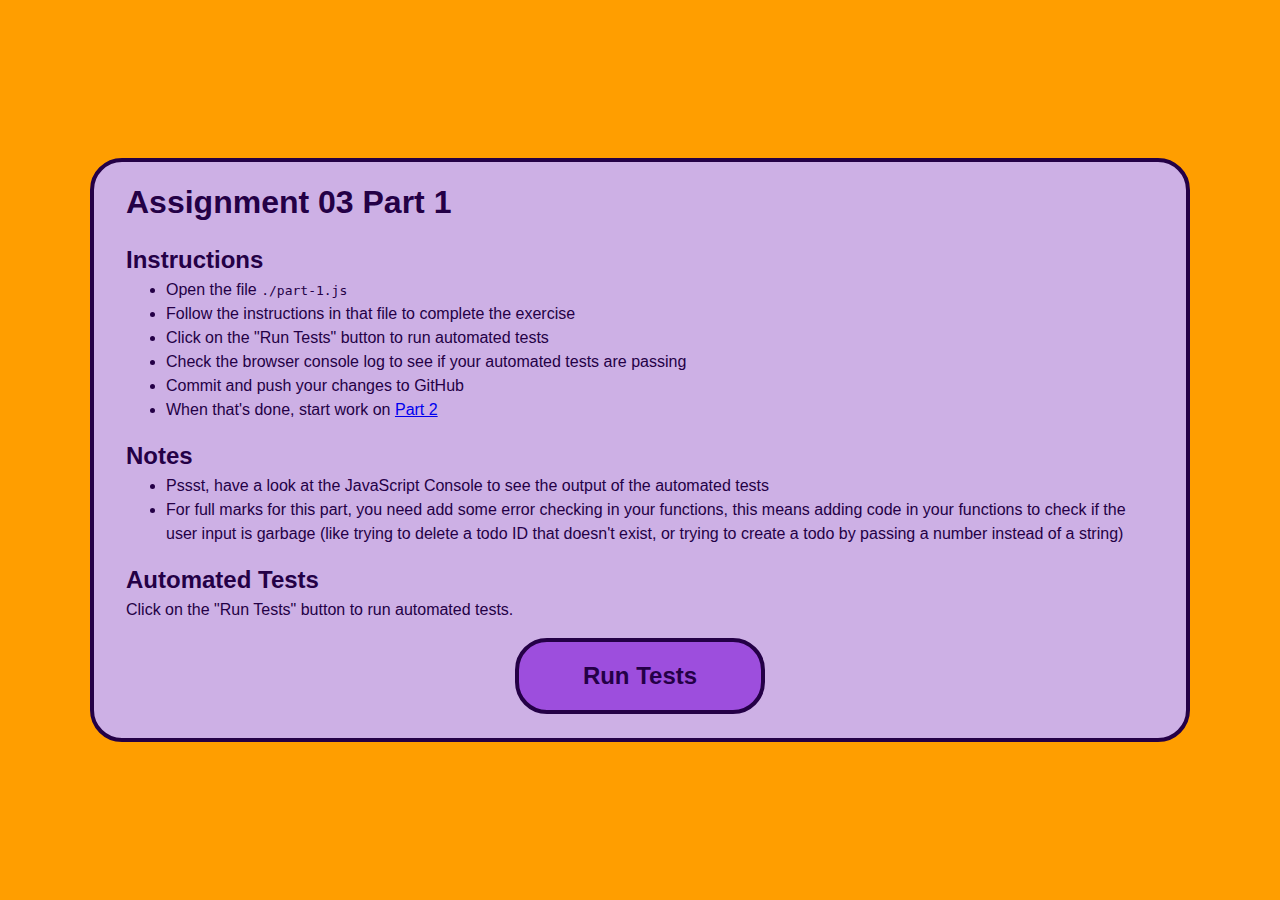
<file: index.html>
<!DOCTYPE html>
<html lang="en-ca">

<head>
  <!-- Set the page title -->
  <title>Assignment 03 - Todo List App</title>

  <!-- Set the charset we're using to UTF-8 -->
  <meta charset="utf-8" />

  <!-- Set the screens default zoom / scale to 1 -->
  <meta name="viewport" content="width=device-width, initial-scale=1" />

  <!-- Specifies the document mode for Internet Explorer -->
  <meta http-equiv="X-UA-Compatible" content="ie=edge" />

  <!-- Set the CSS Reset File -->
  <link rel="stylesheet" href="./reset.css" />

  <!-- Set the main stylesheet -->
  <link rel="stylesheet" href="./style-part-1.css" />
</head>
<body>

  <!--

    Assignment 03 - A Todo List App

    Instructions:

    1. Open the file ./part-1.js
    2. Follow the instructions in that file to complete the exercise
    3. Click on the "Run Tests" button to run automated tests
    4. Check the browser console log to see if your automated tests are passing
    5. Commit and push your changes to GitHub
    6. Start work on Part 2

  -->

  <main>
    <h1>Assignment 03 Part 1</h1>

    <h2>Instructions</h2>

    <ul>
      <li>Open the file <code>./part-1.js</code></li>
      <li>Follow the instructions in that file to complete the exercise</li>
      <li>Click on the "Run Tests" button to run automated tests</li>
      <li>Check the browser console log to see if your automated tests are passing</li>
      <li>Commit and push your changes to GitHub</li>
      <li>When that's done, start work on <a href="./todo.html">Part 2</a></li>


    </ul>

    <h2>Notes</h2>

    <ul>
      <li>Pssst, have a look at the JavaScript Console to see the output of the automated tests</li>
      <li>For full marks for this part, you need add some error checking in your functions, this means adding code in your functions to check if the user input is garbage (like trying to delete a todo ID that doesn't exist, or trying to create a todo by passing a number instead of a string)</li>
    </ul>

    <h2>Automated Tests</h2>

    <p>Click on the "Run Tests" button to run automated tests.</p>

    <div class="btn-container">
      <button type="button" class="btn" id="run-tests">Run Tests</button>
    </div>

  </main>

  <!-- Add JavaScript -->
  <script src="./part-1.js"></script>

  <!-- Add The Assignment Automated Tests -->
  <script src="./tests/todoList.js"></script>


</body>
</html>
</file>
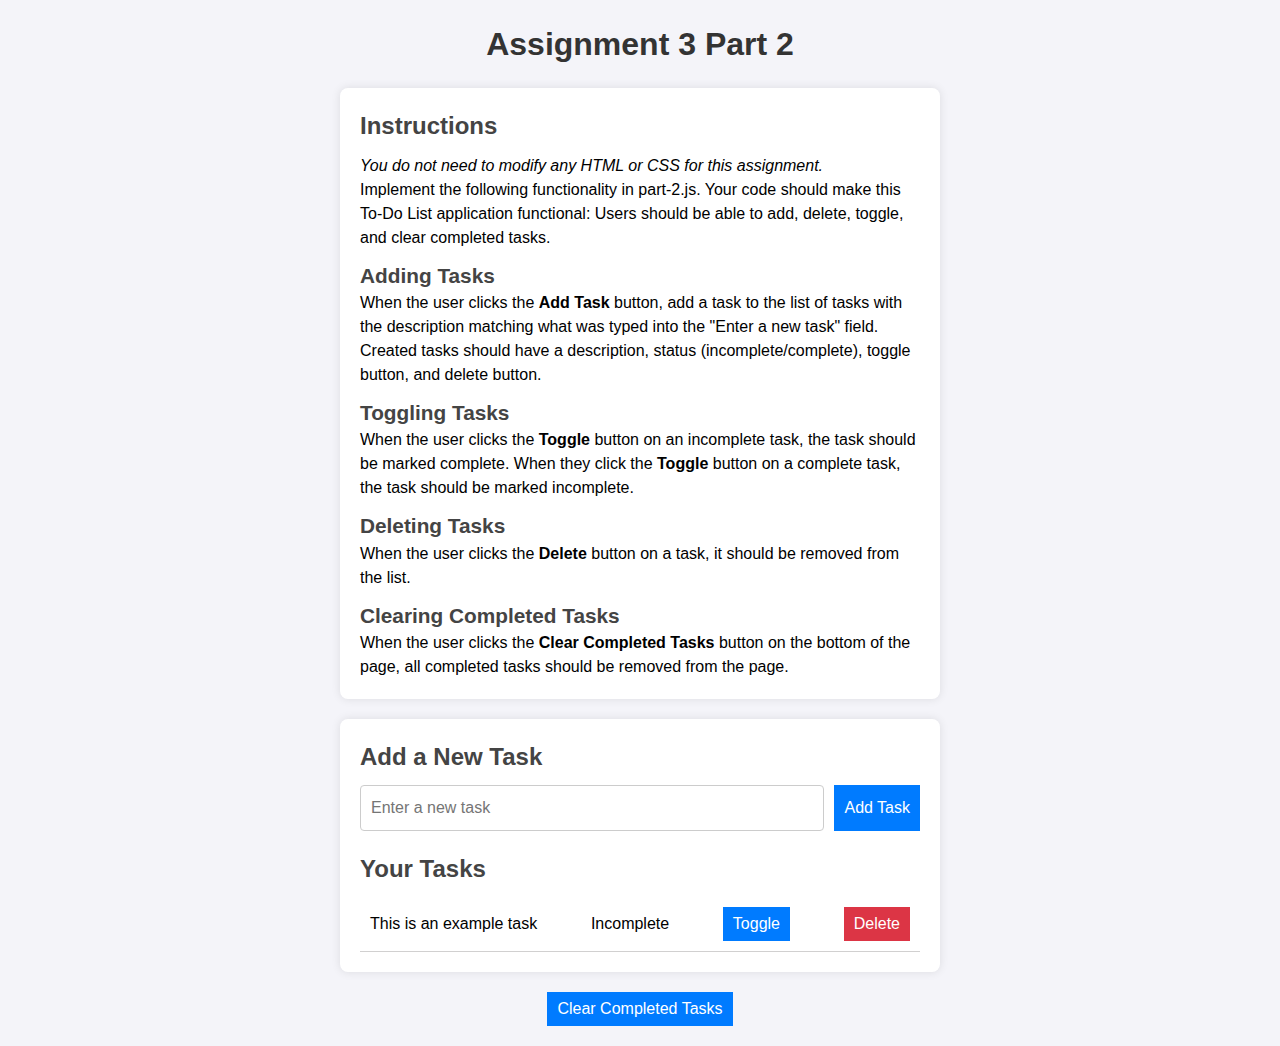
<file: todo.html>
<!DOCTYPE html>
<html lang="en-ca">

<head>
  <!-- Set the page title -->
  <title>Assignment 03 Part 2</title>

  <!-- Set the charset we're using to UTF-8 -->
  <meta charset="utf-8" />

  <!-- Set the screens default zoom / scale to 1 -->
  <meta name="viewport" content="width=device-width, initial-scale=1" />

  <!-- Specifies the document mode for Internet Explorer -->
  <meta http-equiv="X-UA-Compatible" content="ie=edge" />

  <!-- Set the CSS Reset File -->
  <link rel="stylesheet" href="./reset.css" />

  <!-- Set the main stylesheet -->
  <link rel="stylesheet" href="./style-part-2.css" />

  <!-- Set the Favicon  -->
  <link rel="icon" href="./images/favicon/rocket.svg" type="image/svg+xml" />
</head>
<body>

  <!--

    Assignment 04 - Finishing a Todo List App

    Instructions:

    Important checklist:

    - Are users able to create and delete to do list items?
    - Have you set a favicon? (included - but it's a rocket)

  -->

    <header>
        <h1>Assignment 3 Part 2</h1>
        
    </header>

    <main>
      <section class="box-group">
        <h2>Instructions</h2>
        <em>You do not need to modify any HTML or CSS for this assignment.</em>
        <p>Implement the following functionality in part-2.js. Your code should make this To-Do List application functional: Users should be able to add, delete, toggle, and clear completed tasks.</p>
        <h3>Adding Tasks</h3>
        <p>When the user clicks the <strong>Add Task</strong> button, add a task to the list of tasks with the description matching what was typed into the "Enter a new task" field. Created tasks should have a description, status (incomplete/complete), toggle button, and delete button.</p>
        <p><em></em></p>
        <h3>Toggling Tasks</h3>
        <p>When the user clicks the <strong>Toggle</strong> button on an incomplete task, the task should be marked complete. When they click the <strong>Toggle</strong> button on a complete task, the task should be marked incomplete.</p>
        <h3>Deleting Tasks</h3>
        <p>When the user clicks the <strong>Delete</strong> button on a task, it should be removed from the list.</p>
        <h3>Clearing Completed Tasks</h3>
        <p>When the user clicks the <strong>Clear Completed Tasks</strong> button on the bottom of the page, all completed tasks should be removed from the page.</p>
      </section>
      <article id="app" class="box-group">
        <!-- Form for adding new tasks -->


        <section>
            <h2>Add a New Task</h2>
            <form id="task-form">
                <input type="text" id="task-input" name="task" placeholder="Enter a new task" required>
                <button type="submit">Add Task</button>
            </form>
        </section>

        <!-- Task list section -->
        <section>
            <h2>Your Tasks</h2>
            <ul id="task-list">
                <!-- Tasks should be dynamically inserted here -->
            </ul>
        </section>

      </article>
    </main>

    <footer>
      <button>Clear Completed Tasks</button>
    </footer>


  <!-- Add JavaScript File -->
  <script src="./part-2.js"></script>

</body>
</html>
</file>
<file: style-part-1.css>
/*
 * CSS File for the solution
 * Assignment 03
 * You can modify these styles but you don't have to
 */


 body {
  color: #3c544a;
  font-family: Arial, Helvetica, sans-serif;
  background-color: #ff9e00;

  display: flex;
  flex-direction: column;
  justify-content: center;
  align-items: center;

}

main {
  margin: 1rem 1rem;
  border-radius: 2rem;
  padding: 1rem 2rem;

  border: 4px solid #240046;
  background-color: #cdb0e5;
  color: #240046;
  max-width: 600px;

  display: block;
}

@media screen and (min-width: 900px) {
  main {
    max-width: 800px;
  }

}

@media screen and (min-width: 1200px) {
  main {
    max-width: 1100px;
  }

}

h2 {
  margin-top: 1rem;
}

.btn-container {
  display: flex;
  flex-direction: row;
  justify-content: center;
  align-items: center;
}

.btn {
  margin: 1rem 0 0.5rem 0;
  display: inline-block;
  padding: 1rem 4rem;
  border-radius: 2rem;
  border: 4px solid #240046;
  background-color: #9d4edd;
  color: #240046;
  font-size: 1.5rem;
  font-weight: 700;
  text-decoration: none;
  text-align: center;
  transition: all 0.2s ease-in;
  cursor: pointer;
}

.btn:hover {
  border-color: #ff6d00;
  background-color: #ff8500;
  color: #2b2d42;
}


/****** Screen reader text utility clsas *******/
.sr-only {
  position: absolute;
  width: 1px;
  height: 1px;
  padding: 0;
  margin: -1px;
  overflow: hidden;
  clip: rect(0, 0, 0, 0);
  white-space: nowrap;
  border-width: 0;
}
</file>
<file: style-part-2.css>
/* Basic reset */
* {
  margin: 0;
  padding: 0;
  box-sizing: border-box;
  font-family: Arial, sans-serif;
}

/* Center content in a single column */
body {
  display: flex;
  flex-direction: column;
  align-items: center;
  min-height: 100vh;
  padding: 20px;
  background-color: #f4f4f9;
}

/* Styling for main container */
.box-group {
  width: 100%;
  max-width: 600px;
  padding: 20px;
  background-color: #ffffff;
  border-radius: 8px;
  box-shadow: 0 0 10px rgba(0, 0, 0, 0.1);
  margin-bottom:20px
}

/* Center header and give a bit of spacing */
header {
  text-align: center;
  margin-bottom: 20px;
}

header h1 {
  font-size: 2rem;
  color: #333333;
}

header p {
  color: #666666;
  font-size: 1rem;
}

/* Section headings */
section h2{
  font-size: 1.5rem;
  color: #444444;
  margin-bottom: 10px;
}

section h3{
  font-size: 1.3rem;
  color: #444444;
  margin-top: 10px;
}

/* Form styling */
form {
  display: flex;
  gap: 10px;
  margin-bottom: 20px;
}

form input[type="text"] {
  flex: 1;
  padding: 10px;
  border: 1px solid #cccccc;
  border-radius: 4px;
}


button {
  padding: 5px 10px;
  background-color: #007bff;
  color: #ffffff;
  border: none;
  cursor: pointer;
}

button:hover {
  background-color: #0056b3;
}

#task-list {
  list-style-type: none;
  padding: 0;
}

.task {
  display: flex;
  align-items: center;
  justify-content: space-between;
  padding: 10px;
  border-bottom: 1px solid #d1d0d0;
}

.task input[type="checkbox"] {
  margin-right: 10px;
}

.delete-btn {
  padding: 5px 10px;
  background-color: #dc3545;
  color: #ffffff;
  border: none;
  cursor: pointer;
}

.delete-btn:hover {
  background-color: #c82333;
}

footer {
  padding-bottom: 20px;
}
</file>
